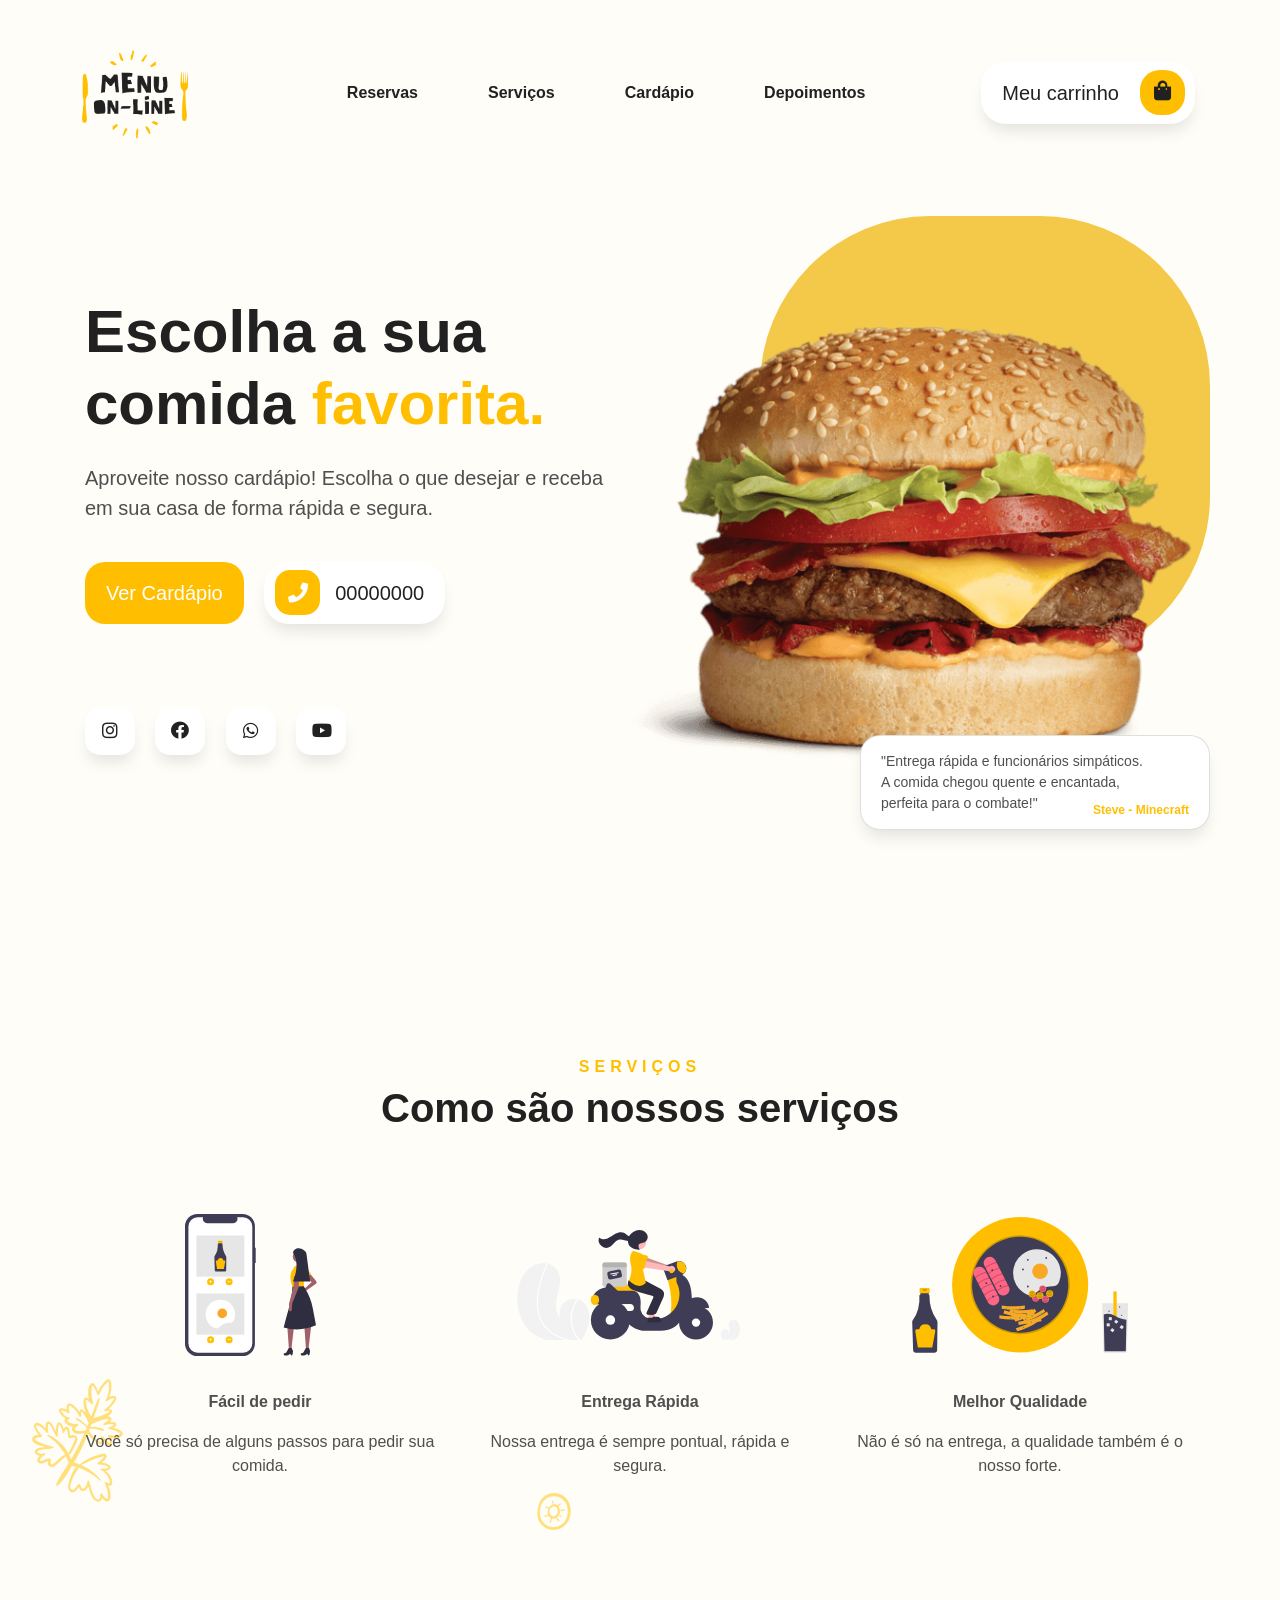
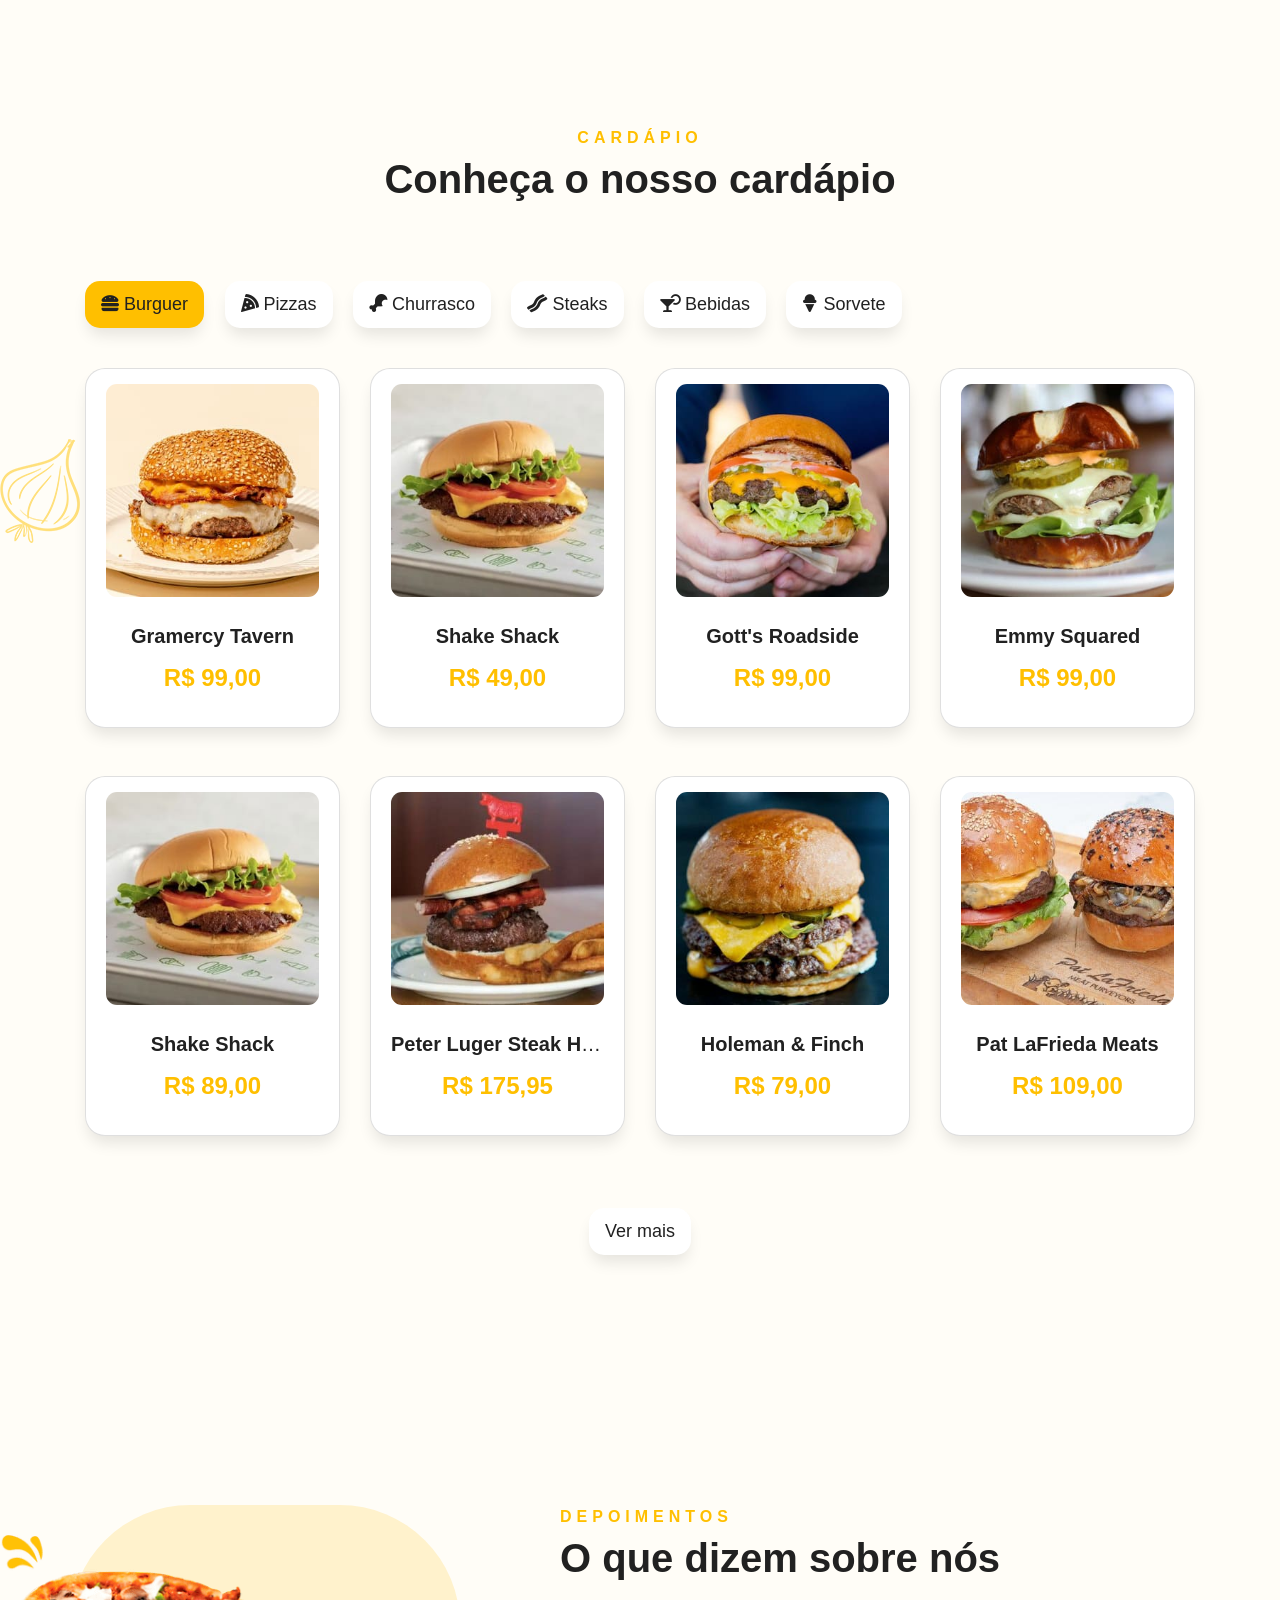
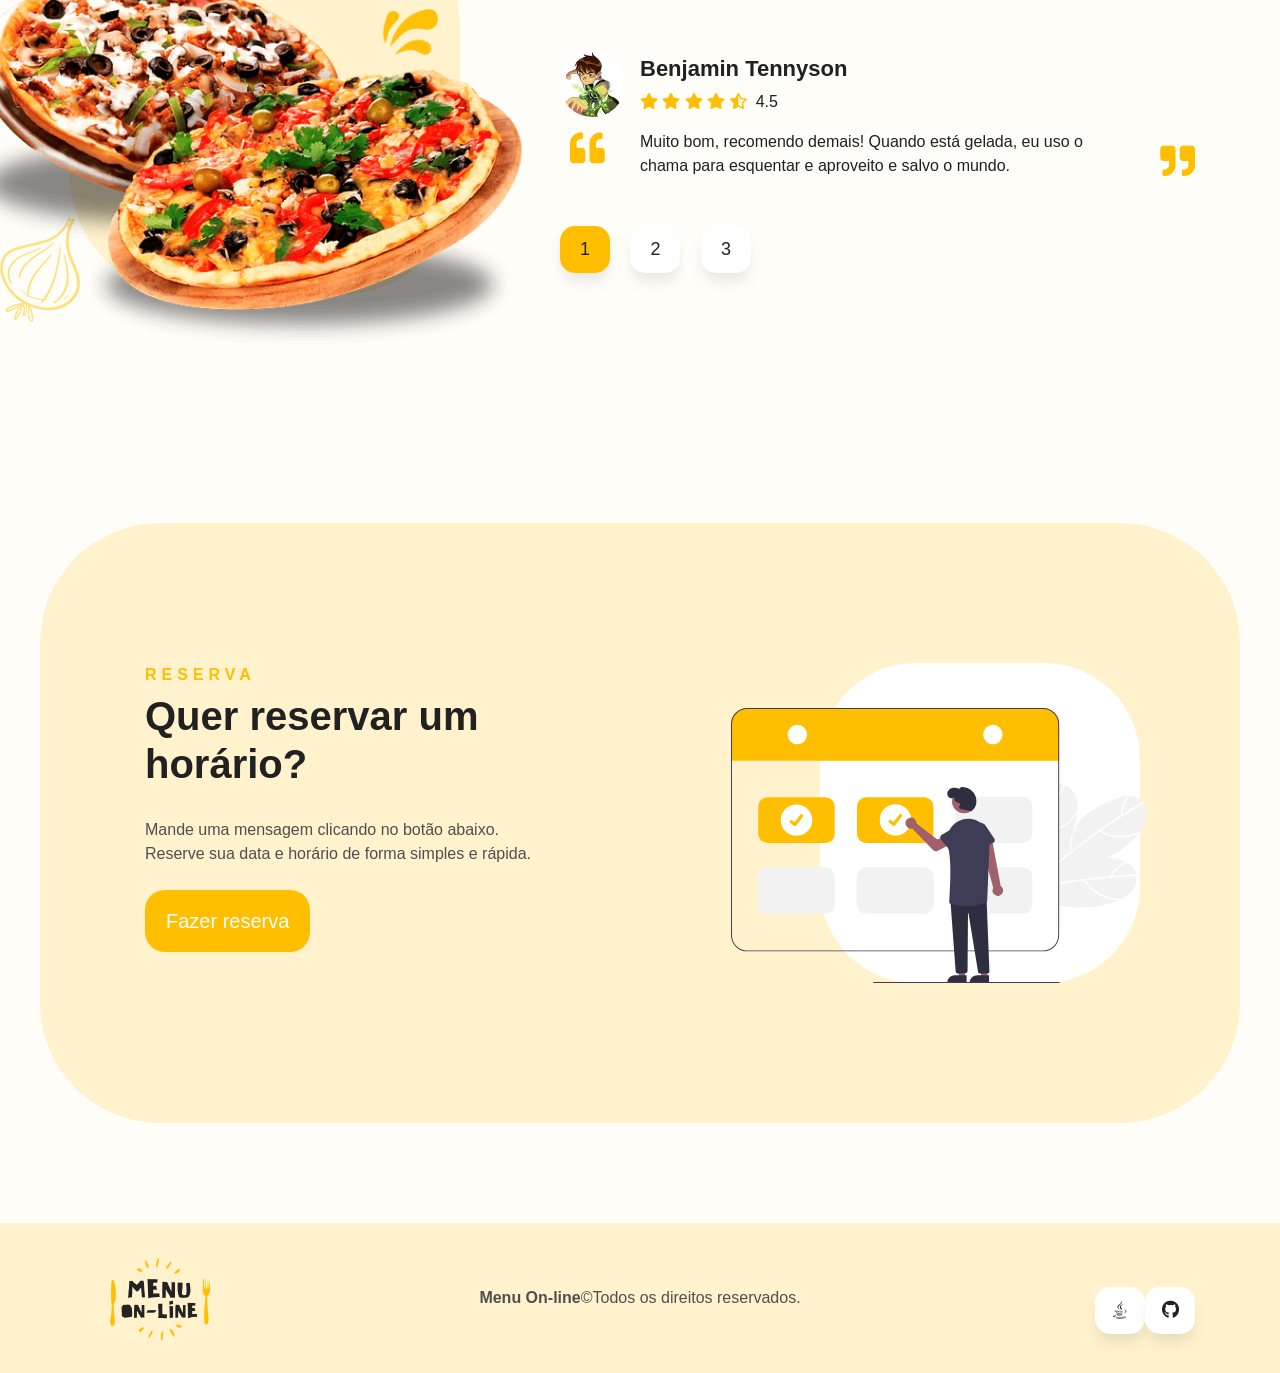
<file: index.html>
<!DOCTYPE html>

<html lang="pt-br">

<head>

    <meta charset="UTF-8" />
    <meta http-equiv="X-UA-Compatible" content="IE=edge">
    <meta name="viewport" content="width=device-width, initial-scale=1.0">

    <title>Restaurante - Bem vindo</title>

    <link rel="icon" href="">

    <link rel="stylesheet" href="./css/bootstrap.min.css">
    <link rel="stylesheet" href="./css/fontawesome.css">
    <link rel="stylesheet" href="./css/main.css">
    <link rel="stylesheet" href="./css/responsivo.css">
    <link rel="stylesheet" href="./css/animate.css">
    <link rel="icon" href="./img/icon.png">

</head>

<body>

    <div class="container-mensagens" id="container-mensagens">

    </div>

    <a class="botao-carrinho animate bounceIn hidden" onclick="cardapio.metodos.abrirCarrinho(true)">

        <div class="badge-total-carrinho">0</div>

        <i class="fas fa-shopping-bag"></i>

    </a>

    <section class="header">

        <div class="container">

            <nav class="navbar navbar-expand-lg pl-0 pr-0 col-one">

                <a class="navbar-brand wow fadeIn" href="#">

                    <img src="./img/logo.png" width="160" class="img-logo" />

                </a>

                <button class="navbar-toggler" type="button" data-toggle="collapse" data-target="#navbarNavDropdown">

                    <span class="navbar-toggler-icon">

                        <i class="fas fa-bars"></i>

                    </span>

                </button>

                <div class="collapse navbar-collapse" id="navbarNavDropdown">

                    <ul class="navbar-nav ml-auto mr-auto wow fadeIn">

                        <li class="nav-item"><a href="#reservas" class="nav-link"><b>Reservas</b></a></li>

                        <li class="nav-item"><a href="#servicos" class="nav-link"><b>Serviços</b></a></li>

                        <li class="nav-item"><a href="#cardapio" class="nav-link"><b>Cardápio</b></a></li>

                        <li class="nav-item"><a href="#depoimentos" class="nav-link"><b>Depoimentos</b></a></li>

                    </ul>

                    <a class="btn btn-white btn-icon wow fadeIn" onclick="cardapio.metodos.abrirCarrinho(true)">

                        Meu carrinho

                        <span class="icon">
                            <div class="container-total-carrinho badge-total-carrinho hidden">0</div>
                            <i class="fas fa-shopping-bag"></i>

                        </span>

                    </a>

                </div>

            </nav>

        </div>

    </section>

    <section class="banner">

        <div class="container">

            <div class="row">

                <div class="col-12 col-lg-6 col-md-6 col-sm-12 col-one">

                    <div class="d-flex text-banner">

                        <h1 class="wow fadeInLeft"><b>Escolha a sua comida <b class="color-primary">favorita.</b></b>
                        </h1>
                        <p class="wow fadeInLeft delay-02s">Aproveite nosso cardápio! Escolha o que desejar e receba em
                            sua casa de forma rápida e
                            segura.</p>

                        <div class="wow fadeIn delay-05s">

                            <a class="btn btn-yellow mt-4 mr-3" href="#cardapio">Ver Cardápio</a>

                            <a class="btn btn-white btn-icon-left mt-4" href="#" id="btnLigar">

                                <span class="icon-left">

                                    <i class="fa fa-phone"></i>

                                </span>

                                4002-8922

                            </a>

                        </div>

                    </div>

                    <a class="btn btn-sm btn-white btn-social mt-4 mr-3 wow fadeIn delay-07s" href="#">

                        <i class="fab fa-instagram"></i>

                    </a>

                    <a class="btn btn-sm btn-white btn-social mt-4 mr-3 wow fadeIn delay-07s" href="#">

                        <i class="fab fa-facebook"></i>

                    </a>

                    <a id="btnWhatsapp-footer" target="_blank" class="btn btn-sm btn-white btn-social mt-4 mr-3 wow fadeIn delay-07s" href="#">

                        <i class="fab fa-whatsapp"></i>

                    </a>

                    <a class="btn btn-sm btn-white btn-social mt-4 wow fadeIn delay-07s" href="#">

                        <i class="fab fa-youtube"></i>

                    </a>

                </div>

                <div class="col-6 no-mobile">

                    <div class="card-banner wow fadeIn delay-03s "></div>

                    <div class="d-flex img-banner wow fadeIn delay-05s">

                        <img src="./img/burguer.png">

                    </div>

                    <div class="card card-case wow fadeInRight delay-02s">

                        "Entrega rápida e funcionários simpáticos.
                        <br>A comida chegou quente e encantada,<br>
                        perfeita para o combate!"

                        <spam class="card-case-name">

                            <b>Steve - Minecraft</b>

                            </span>

                    </div>

                </div>

            </div>

        </div>

    </section>

    <section class="servicos" id="servicos">

        <div class="background-servicos"></div>

        <div class="container">

            <div class="class row">

                <div class="col-12 text-center mb-5 wow fadeIn">

                    <span class="hint-title"><b>Serviços</b></span>

                    <h1 class="title">

                        <b>Como são nossos serviços</b>

                    </h1>

                </div>

                <div class="col-12 col-lg-4 col-md-4 col-sm-12 col-one mb-5 wow fadeInUp">

                    <div class="card-icon text-center">

                        <img src="./img/icone-pedido.svg" width="150" />

                    </div>

                    <div class="car-text text-center mt-3">

                        <p><b>Fácil de pedir</b></p>

                        <span>

                            Você só precisa de alguns passos para pedir sua comida.

                        </span>

                    </div>

                </div>

                <div class="col-12 col-lg-4 col-md-4 col-sm-12 col-one mb-5 wow fadeInUp">

                    <div class="card-icon text-center">

                        <img src="./img/icone-delivery.svg" width="250" />

                    </div>

                    <div class="car-text text-center mt-3">

                        <p><b>Entrega Rápida</b></p>

                        <span>

                            Nossa entrega é sempre pontual, rápida e segura.

                        </span>

                    </div>

                </div>

                <div class="col-12 col-lg-4 col-md-4 col-sm-12 col-one mb-5 wow fadeInUp">

                    <div class="card-icon text-center">

                        <img src="./img/icone-qualidade.svg" width="250" />

                    </div>

                    <div class="car-text text-center mt-3">

                        <p><b>Melhor Qualidade</b></p>

                        <span>

                            Não é só na entrega, a qualidade também é o nosso forte.

                        </span>

                    </div>

                </div>

            </div>

        </div>

    </section>

    <section class="cardapio" id="cardapio">

        <div class="background-cardapio"></div>

        <div class="container">

            <div class="row">

                <div class="col-12 col-one text-center mb-5 wow fadeIn">

                    <span class="hint-title"><b>Cardápio</b></span>

                    <h1 class="title">

                        <b>Conheça o nosso cardápio</b>

                    </h1>

                </div>

                <div class="col-12 col-one container-menu wow fadeInUp">

                    <a id="menu-burgers" class="btn btn-white btn-sm mr-3" onclick='cardapio.metodos.obterItensCardapio("burgers")'>

                        <i class="fas fa-hamburger"></i>&nbsp;Burguer

                    </a>

                    <a id="menu-pizzas" class="btn btn-white btn-sm mr-3" onclick="cardapio.metodos.obterItensCardapio('pizzas')">

                        <i class="fas fa-pizza-slice"></i>&nbsp;Pizzas

                    </a>

                    <a id="menu-churrasco" class="btn btn-white btn-sm mr-3" onclick="cardapio.metodos.obterItensCardapio('churrasco')">

                        <i class="fas fa-drumstick-bite"></i>&nbsp;Churrasco

                    </a>

                    <a id="menu-steaks" class="btn btn-white btn-sm mr-3" onclick="cardapio.metodos.obterItensCardapio('steaks')">

                        <i class="fas fa-bacon"></i>&nbsp;Steaks

                    </a>

                    <a id="menu-bebidas" class="btn btn-white btn-sm mr-3" onclick="cardapio.metodos.obterItensCardapio('bebidas')">

                        <i class="fas fa-cocktail"></i>&nbsp;Bebidas

                    </a>

                    <a id="menu-sobremesas" class="btn btn-white btn-sm mr-3" onclick="cardapio.metodos.obterItensCardapio('sobremesas')">

                        <i class="fas fa-ice-cream"></i>&nbsp;Sorvete

                    </a>

                </div>

                <div class="col-12 col-one">

                    <div class="row" id="itensCardapio">

                    </div>

                    <div class="col-12 col-one text-center mt-4 wow fadeInUp">

                        <a id="btnVerMais" name="btnVerMais" onclick='cardapio.metodos.verMais()' class="btn btn-white btn-sm">Ver mais</a>

                    </div>

                </div>

            </div>

        </div>

    </section>

    <section class="depoimentos" id="depoimentos">

        <div class="background-depoimentos"></div>

        <div class="container">

            <div class="row">

                <div class="col-5 no-mobile text-center">

                    <div class="card-depoimentos wow fadeIn"></div>

                    <div class="d-flex img-banner wow fadeInLeft delay-02s">

                        <img src="./img/pizzas.png" />

                    </div>

                </div>

                <div class="col-12 col-lg-7 col-md-7 col-sm-12 col-one">

                    <span class="hint-title wow fadeIn"><b>Depoimentos</b></span>

                    <h1 class="title wow fadeIn">

                        <b>O que dizem sobre nós</b>

                    </h1>

                    <div class="mb-5">

                        <div class="depoimento wow fadeIn" id="depoimento-1">

                            <div class="container-dados-depoimento">

                                <div class="imagem-depoimento"></div>

                                <div>

                                    <p class="nome-depoimento"><b>Benjamin Tennyson</b></p>

                                    <p class="nota-depoimento">

                                        <i class="fas fa-star"></i>

                                        <i class="fas fa-star"></i>

                                        <i class="fas fa-star"></i>

                                        <i class="fas fa-star"></i>

                                        <i class="fas fa-star-half-alt"></i>&nbsp; <span>4.5</span>
                                    </p>

                                </div>

                            </div>

                            <p class="texto-depoimento">

                                <i class="fas fa-quote-left"></i>

                                <span>

                                    Muito bom, recomendo demais! Quando está gelada,
                                    eu uso o chama para esquentar e aproveito e salvo o mundo.

                                </span>

                                <i class="fas fa-quote-right"></i>

                            </p>

                        </div>


                        <div class="depoimento hidden animated fadeIn delay-01s" id="depoimento-2">

                            <div class="container-dados-depoimento">

                                <div class="imagem-depoimento"></div>

                                <div>

                                    <p class="nome-depoimento"><b>Vergil</b></p>

                                    <p class="nota-depoimento">

                                        <i class="fas fa-star"></i>

                                        <i class="fas fa-star"></i>

                                        <i class="fas fa-star"></i>

                                        <i class="fas fa-star"></i>

                                        <i class="fas fa-star"></i>&nbsp; <span>5.0</span>
                                    </p>

                                </div>

                            </div>

                            <p class="texto-depoimento">

                                <i class="fas fa-quote-left"></i>

                                <span>

                                    Um lache perfeiro para alguém que está reerguendo o temenigru...
                                    tive energia o sufuciente para enfrentar o Dante e o recuperar a
                                    Force Edge de meu pai.

                                </span>

                                <i class="fas fa-quote-right"></i>

                            </p>

                        </div>

                        <div class="depoimento hidden animated fadeIn delay-01s" id="depoimento-3">

                            <div class="container-dados-depoimento">

                                <div class="imagem-depoimento"></div>

                                <div>

                                    <p class="nome-depoimento"><b>Mister P.</b></p>

                                    <p class="nota-depoimento">

                                        <i class="fas fa-star"></i>

                                        <i class="fas fa-star"></i>

                                        <i class="fas fa-star"></i>


                                        <i class="fas fa-star"></i>

                                        <i class="far fa-star"></i>&nbsp; <span>4.0</span>

                                    </p>

                                </div>

                            </div>

                            <p class="texto-depoimento">

                                <i class="fas fa-quote-left"></i>

                                <span>

                                    Nug nug, pir pir noot noot nug pir!! Pir pir mirt nug nug noot pir pir.

                                </span>

                                <i class="fas fa-quote-right"></i>

                            </p>

                        </div>

                    </div>

                    <a id="btnDepoimento-1" class="btn btn-sm btn-white btn-social mr-3 active" onclick="cardapio.metodos.abrirDepoimento(1)">1</a>

                    <a id="btnDepoimento-2" class="btn btn-sm btn-white btn-social mr-3" onclick="cardapio.metodos.abrirDepoimento(2)">2</a>

                    <a id="btnDepoimento-3" class="btn btn-sm btn-white btn-social" onclick="cardapio.metodos.abrirDepoimento(3)">3</a>

                </div>

            </div>

        </div>

    </section>

    <section class="reserva" id="reservas">

        <div class="row">

            <div class="card-reserva wow fadeInUp">

                <div class="row conteudo-reserva">

                    <div class="col-12 col-lg-6 col-md-6 col-sm-12 col-one">

                        <div class="titulo">

                            <span class="hint-title"><b>Reserva</b></span>

                            <h1 class="title">

                                <b>Quer reservar um <br>horário?</b>

                            </h1>

                        </div>

                        <span>

                            Mande uma mensagem clicando no botão abaixo.</br>
                            Reserve sua data e horário de forma simples e rápida.</br>

                        </span>

                        <div class="botao-reserva">

                            <a class="btn btn-yellow mt-4 mr-3 wow fadeIn delay-02s" href="#" id="btnReserva"

                                target="_blank">Fazer reserva</a>

                        </div>

                    </div>

                    <div class="col-6 mr-auto no-mobile">

                        <div class="card-reserva-white">

                            <div class="img-reserva">

                                <img src="./img/icone-reserva.svg" />

                            </div>

                        </div>

                    </div>

                </div>

            </div>

        </div>

    </section>

    <section class="footer">

        <div class="container">

            <div class="row wow fadeIn">

                <div class="col-12 col-lg-3 col-md-3 col-sm-12 col-one container-logo-footer">

                    <img class="logo-footer" src="./img/logo.png">

                </div>

                <div
                    class="col-12 col-lg-6 col-md-6 col-sm-12 col-one container-logo-footer container-texto-footer wow fadeIn">

                    <p class="mb-0">

                        <b>Menu On-line</b>&copy;Todos os direitos reservados.

                    </p>

                </div>


                <div
                    class="col-12 col-lg-3 col-md-3 col-sm-12 col-one container-logo-footer container-redes-footer wow fadeIn">

                    <a class="btn btn-sm btn-white btn-social mt-4 " data-toggle="modal" data-target="#agradecimento"
                        href="#">

                        <i class="fab fa-java"></i>

                    </a>

                    <a class="btn btn-sm btn-white btn-social mt-4" href="https://github.com/Pedro0hh" target="_blank">

                        <i class="fab fa-github"></i>

                    </a>

                </div>

            </div>



        </div>

    </section>

    <div class="modal fade" id="agradecimento" tabindex="-1" role="dialog" aria-labelledby="exampleModalCenterTitle"
        aria-hidden="true">

        <div class="modal-dialog modal-dialog-centered" role="document">

            <div class="modal-content">

                <div class="modal-header">

                    <h5 class="modal-title" id="exampleModalLongTitle">Agradecimentos</h5>

                    <button type="button" class="close" data-dismiss="modal" aria-label="Close">

                        <span aria-hidden="true">&times;</span>

                    </button>

                </div>

                <div class="modal-body">

                    Este site foi feito com muito carinho e dedicação em sala de aula com a ajuda do professor <a
                        href="https://github.com/cleberfeitosa" target="_blank">Cleber Feitosa</a>. Meus agradecimentos
                    pelo conhecimento compartilhado e pelos momentos vividos. Obrigado!
                </div>

                <div class="modal-footer">

                    At.te, Pedro H. - fev, 2025.

                </div>

            </div>
        </div>
    </div>

    <div class="modal-full  hidden" id="modalCarrinho">

        <div class="m-header">

            <div class="container">

                <a class="btn btn-white btn-sm float-right " onclick="cardapio.metodos.abrirCarrinho(false)">Fechar</a>

                <div class="etapas">

                    <div class="etapa etapa1 active">1</div>

                    <div class="etapa etapa2">2</div>

                    <div class="etapa etapa3 ">3</div>

                </div>

                <p class="title-carrinho mt-4">

                    <b id="lblTituloEtapa">Seu carrinho:</b>

                </p>

            </div>

        </div>

        <div class="m-body">

            <div class="container">

                <div id="itensCarrinho" class="row mr-0 ml-0">

                </div>

                <div id="localEntrega" class="row mr-0 ml-0 animate fadeIn hidden">

                    <div id="localEntrega" class="row mr-0 ml-0">

                        <div class="col-12 col-lg-4 col-md-4 col-sm-12">

                            <div class="form-group container-cep">

                                <label>CEP:</label>

                                <input id="txtCEP" type="text" class="form-control" />

                                <a class="btn btn-yellow btn-sm" onclick="cardapio.metodos.buscarCep()">

                                    <i class="fa fa-search"></i>

                                </a>

                            </div>

                        </div>



                        <div class="col-8 no-mobile"></div>

                        <div class="col-12 col-lg-6 col-md-6 col-sm-12">

                            <div class="form-group">

                                <label>Endereço:</label>

                                <input id="txtEndereco" type="text" class="form-control" />

                            </div>

                        </div>

                        <div class="col-12 col-lg-4 col-md-4 col-sm-12">

                            <div class="form-group">

                                <label>Bairro:</label>

                                <input id="txtBairro" type="text" class="form-control" />

                            </div>

                        </div>

                        <div class="col-12 col-lg-2 col-md-2 col-sm-12">

                            <div class="form-group">

                                <label>Número:</label>

                                <input id="txtNumero" type="text" class="form-control" />

                            </div>

                        </div>

                        <div class="col-12 col-lg-6 col-md-6 col-sm-1">

                            <div class="form-group">

                                <label>Cidade:</label>

                                <input id="txtCidade" type="text" class="form-control" />

                            </div>

                        </div>

                        <div class="col-12 col-lg-4 col-md-4 col-sm-12">

                            <div class="form-group">

                                <label>Complemento:</label>

                                <input id="txtComplemento" type="text" class="form-control" />

                            </div>

                        </div>

                        <div class="col-12 col-lg-2 col-md-2 col-sm-12">

                            <div class="form-group">

                                <label>UF:</label>

                                <select class="form-control" id="ddlUf">

                                    <option value="">--</option>

                                    <option value="AC">AC</option>

                                    <option value="AL">AL</option>

                                    <option value="AP">AP</option>

                                    <option value="AM">AM</option>

                                    <option value="BA">BA</option>

                                    <option value="CE">CE</option>

                                    <option value="DF">DF</option>

                                    <option value="ES">ES</option>

                                    <option value="GO">GO</option>

                                    <option value="MA">MA</option>

                                    <option value="MT">MT</option>

                                    <option value="MS">MS</option>

                                    <option value="MG">MG</option>

                                    <option value="PA">PA</option>

                                    <option value="PB">PB</option>

                                    <option value="PR">PR</option>

                                    <option value="PE">PE</option>

                                    <option value="PI">PI</option>

                                    <option value="RJ">RJ</option>

                                    <option value="RN">RN</option>

                                    <option value="RS">RS</option>

                                    <option value="RO">RO</option>

                                    <option value="RR">RR</option>

                                    <option value="SC">SC</option>

                                    <option value="SP">SP</option>

                                    <option value="SE">SE</option>

                                    <option value="TO">TO</option>

                                </select>

                            </div>

                        </div>

                    </div>

                </div>

                <div id="resumoCarrinho" class="row mr-0 ml-0  hidden">

                    <div class="col-12">

                        <p class="title-carrinho mt-4">

                            <b>Itens do Pedido:</b>

                        </p>

                    </div>

                    <div class="col-12">

                        <div class="row" id="listaItensResumo">

                            <!-- <div class="col-12 item-carrinho resumo">

                                <div class="img-produto-resumo">

                                    <img src="./img/cardapio/burguers/burger-au-poivre-kit-4-pack.3ca0e39b02db753304cd185638dad518.jpg">

                                </div>

                                <div class="dados-produto">

                                    <p class="title-produto-resumo">

                                        <b>Nome do Produto</b>

                                    </p>

                                    <p class="price-produto-resumo">

                                        <b>R$ 100,00</b>

                                    </p>

                                </div>

                                <p class="quantidade-produto-resumo">
                                    x <b>3</b>
                                </p>

                            </div> -->



                        </div>

                    </div>

                    <div class="col-12">

                        <p class="title-carrinho mt-4">

                            <b>Local da Entrega:</b>

                        </p>

                    </div>

                    <div class="col-12 item-carrinho resumo">

                        <div class="img-map">

                            <i class="fas fa-map-marked-alt"></i>

                        </div>

                        <div class="dados-produto">

                            <p class="dados-produto">

                                <p class="texto-endereco"><b id="resumoEndereco"></b></p>

                                <p class="cidade-endereco" id="cidadeEndereco"></p>

                            </p>

                        </div>

                    </div>

                </div>

            </div>

        </div>

        <div class="m-footer">

            <div class="container">

                <div class="container-total text-right mb-4 ">

                    <p class="mb-0">

                        <span>Subtotal</span>

                        <span id="lblSubTotal"></span>

                    </p>

                    <p class="mb-0 texto-entrega">

                        <span><i class="fas fa-motorcycle"></i>Entrega:</span>

                        <span id="lblValorEntrega"></span>

                    </p>

                    <p class="mb-0 texto-total"></p>

                    <span><b>Total:</b></span>

                    <span class="valor-total" id="lblValorTotal"><b></b></span>

                </div>

                <a onclick="cardapio.metodos.carregarEndereco()" class="btn btn-yellow float-right" id="btnEtapaPedido">Continuar</a>

                <a onclick="cardapio.metodos.resumoPedido()" class="btn btn-yellow float-right hidden" id="btnEtapaEndereco">Revisar Pedido</a>

                <a class="btn btn-yellow float-right hidden" href="#" id="btnEtapaResumo" target="_blank">Enviar Pedido</a>

                <a onclick="cardapio.metodos.voltarEtapa()" class="btn btn-white float-right mr-3 hidden" id="btnVoltar">Voltar</a>

            </div>

        </div>

    </div>

    <script type="text/javascript" src="./js/jquery-1.12.4.min.js"></script>

    <script type="text/javascript" src="./js/modernizr-3.5.0.min.js"></script>

    <script type="text/javascript" src="./js/bootstrap.min.js"></script>

    <script type="text/javascript" src="./js/popper.min.js"></script>

    <script type="text/javascript" src="./js/dados.js"></script>

    <script type="text/javascript" src="./js/app.js"></script>

    <script type="text/javascript" src="./js/wow.min.js"></script>

    <script>new WOW().init();</script>

</body>

</html>
</file>
<file: css/main.css>
@font-face {
   font-family: 'Poppins-Medium.otf';
   src: url(../fonts/Poppins-Medium.otf);
 }

 @font-face {
   font-family: 'Poppins-Regular.otf';
   src: url(../fonts/Poppins-Regular.otf);
 }
 
 :root {
    --color-backgrownd: #fffdf7;
    --color-black: #212121;
    --color-black-heavy: #000000;
    --color-text: #4f4f4f;
    --color-text-out: #90908e;
    --color-primary: #ffbf00;
    --color-secondary: #fff2cc;
    --color-white: #ffffff;
    --color-red: #e74c3c;
    --color-green: #2ecc3c;
    --color-separate: #cccccc;
 }

 html, body {
   font-family: 'PoppinsRegular', 'Rubik', sans-serif;
   background-color: var(--color-backgrownd);
   color: var(--color-text);
 }


 b{
   font-family: 'PoppinsMedium', 'Rubik', sans-serif;
 }

.color-primary {
   color: var(--color-primary);
}

/* Imoportar, faça o navegador importar o nosso padding */

 .nav-link {
   color: var(--color-black);
   padding-left: 35px !important;
   padding-right: 35px !important;
 }

 .btn-white {
   background-color: var(--color-white);
   color: var(--color-black) !important;
   border-radius: 25px;
   padding: 15px 20px;
   font-size: 20px;
   box-shadow: 0px 10px 15px -3px rgba(0, 0, 0, 0.1);
 }

 .btn-white.active, .btn-white:hover {
  background-color: var(--color-primary);
 }

 .btn-icon {
   padding-right: 75px;
 }

 .btn-icon .icon {
   display: inline-block;
   color: var(--color-black);
   background-color: var(--color-primary);
   width: 45px;
   height: 45px;
   position: absolute;
   right: 10px;
   margin-top: -8px;
   border-radius: 20px;
   text-align: center;
   padding-top: 6px;
 }

 .banner {
   padding-top: 110px;
   padding-bottom: 200px;
 }

 .text-banner {
   flex-direction: column;
   justify-content: center;
   margin-bottom: 60px;
 }

 .text-banner h1 {
   color: var(--color-black);
   font-size: 60px;
 }

 .text-banner p {
   margin-top: 15px;
   margin-bottom: 15px;
   font-size: 20px;
 }

 a.navbar-brand {
   margin-left: -30px;
 }

 .btn-yellow {
   background-color: var(--color-primary);
   color: var(--color-white) !important;
   border-radius: 20px;
   padding: 15px 20px;
   font-size: 20px;
   box-shadow: opx 10px 15px -3px rgba(0, 0, 0, 0.1);
 }

 .btn-icon-left {
   padding-left: 70px;
 }

 .btn-icon-left span.icon-left {
   display: inline-block;
   color: var(--color-white);
   background-color: var(--color-primary);
   width: 45px;
   height: 45px;
   position: absolute;
   margin-left: -60px;
   margin-top: -8px;
   border-radius: 15px;
   text-align: center;
   padding-top: 8px;
 }

 .btn-sm {
   padding: 9px 15px!important;
   border-radius: 15px!important;
   font-size: 18px!important;
 }

 .btn-social {
   width: 50px;
 }

 .card-banner {
  height: 450px;
  width: 450px;
  border-radius: 170px;
  background-color: #f4c949;
  position: absolute;
  right: 0;
  top: -80px;
 }

 .card-depoimento {
  height: 450px;
  width: 450px;
  border-radius: 170px;
  background-color: #f1e4bd;
  position: absolute;
  right: 100 ;
  top: -70px;
 }

 .img-banner img {
  position: absolute;
  width: 570px;
  top: 30px;
  right: 15px;
 }

 .card {
  border-radius: 20px;
  padding: 15px 20px;
  font-size: 20px;
  box-shadow: 0px 10px 15px -3px rgba(0, 0, 0, 0.1)!important;
 }

 .card-case {
  width: 350px;
  font-size: 14px;
  position: absolute;
  right: 0;
  bottom: -75px;
 }

 .card-case-name {
  position: absolute;
  font-size: 12px;
  color: var(--color-primary);
  right: 20px;
  bottom: 10px;
 }

 .servicos {
  padding-top: 100px;
  padding-bottom: 150px;
 }

 .hint-title {
  color: var(--color-primary);
  font-size: 16px;
  text-transform: uppercase;
  letter-spacing: 5px;
 }

 .title {
  color: var(--color-black);
  font-size: 40px;
  margin-top: 5px;
  margin-bottom: 30px;
 }

 .card-icon {
  height: 150px;
  margin: 0 auto;
  margin-bottom: 30px;
  display: flex;
  justify-content: center;
  align-items: center;
 }

 .card-text {
  color: var(--color-text-out);
  font-size: 15px;
  padding: 0px 30px;
 }

 .card-text p {
  font-size: 22px;
  color: var(--color-black);
  margin-bottom: 10px;
 }

 .background-servicos {
  position: absolute;
  left: 0;
  right: 0;
  height: 500px;
  background-image: url(../img/bg-icons-2.png)
 }

 .cardapio {
  padding-top: 50px;
  padding-bottom: 150px;
 }

 .cardapio .background-cardapio {
  position: absolute;
  left: 0;
  right: 0;
  height: 500px;
  background-image: url(../img/bg-icons-1.png);
 }

 .card-item .title-produto {
  color: var(--color-black);
  text-overflow: ellipsis;
  white-space: nowrap;
  overflow: hidden;
  height: 40px;
  margin-bottom: 0px;
 }

 .container-menu {
  margin-bottom: 40px;
 }

 .card-item {
  height: 360px;
 }

 .card-item .img-produto img {
  width: 100%;
  border-radius: 11px;
 }

 .card-item .title-produto {
  color: var(--color-black);
  text-overflow: ellipsis;
  white-space: nowrap;
  overflow: hidden;
  height: 40px;
  margin-top: 0px;
 }

 .card-item .price-produto {
  color: var(--color-primary);
  font-size: 24px;
 }

 .card-item .add-carrinho {
  display: none;
  text-align: center;
  height: 30px;
  justify-content: center;
  align-items: center;
 }

 .btn-menos {
  color: var(--color-black-heavy);
  padding: 5px 7px;
  border: 2px solid var(--color-black-heavy);
  border-top-left-radius: 10px;
  border-bottom-left-radius: 10px;
  font-size: 14px;
  cursor: pointer;
 }

 .btn-mais {
  color: var(--color-black-heavy);
  padding: 5px 7px;
  border: 2px solid var(--color-black-heavy);
  border-top-right-radius: 10px;
  border-bottom-right-radius: 10px;
  font-size: 14px;
  cursor: pointer;
 }

 .btn-numero-itens {
  color: var(--color-black-heavy);
  padding: 2px 15px;
  border-top: 2px solid var(--color-black-heavy);
  border-bottom: 2px solid var(--color-black-heavy);
  font-size: 18px;
 }

 .btn-add {
  border: 2px solid var(--color-black-heavy);
  font-size: 16px;
  padding: 4px 10px;
  border-radius: 10px;
  color: var(--color-white);
  background-color: var(--color-black-heavy);
  margin-left: 15px;
 }

 .card-item:hover {
  background-color: var(--color-primary);
 }

 .card-item:hover .title-produto {
  display: none;
 }

 .card-item:hover .add-carrinho {
  display: flex;
 }

 .card-item:hover .price-produto {
  color: var(--color-black-heavy) !important;
  margin-top: 20px;
 }

 .depoimentos {
  padding-top: 100px;
  padding-bottom: 150px;
 }

 .card-depoimentos {
  height: 390px;
  width: 390px;
  border-radius: 120px;
  background-color: var(--color-secondary);
  position: absolute;
  left: 0;
 }

 .background-depoimentos {
  position: absolute;
  left: 0;
  right: 0;
  height: 500px;
  background-image: url(../img/bg-icons-1.png);
 }

 .diego img{
  border-radius: 45%;
  height: 48px;
  width: 49px;
 }

 .btn-add {
  border: 2px solid var(--color-black-heavy);
  font-size: 16px;
  padding: 4px 10px;
  border-radius: 10px;
  color: var(--color-white);
  background-color: var(--color-black-heavy);
  margin-left: 15px;
}

.card-item:hover {
  background-color: var(--color-primary);
}

.card-item:hover .title-produto{
  display: none;
}

.card-item:hover .price-produto{
  color: var(--color-black-heavy)!important;
  margin-top: 20px;
}

.card-item:hover .add-carrinho{
  display: flex;
}

.depoimentos {
  padding-top: 100px;
  padding-bottom: 150px;
}

.card-depoimentos {
  height: 390px;
  width: 390px;
  border-radius: 120px;
  background-color: var(--color-secondary);
  position: absolute;
  left: 0;
}

.background-depoimentos {
  position: absolute;
  left: 0;
  right: 0;
  height: 500px;
  background-image: url(../img/bg-icons-1.png);
}

.container-dados-depoimento {
  display: flex;
}

.depoimento {
  margin-top: 70px;
}

.imagem-depoimento {
  width: 65px;
  height: 65px;
  background-color: var(--color-white);
  border-radius: 50px;
  background-repeat: no-repeat;
  background-position: center;
  margin-right: 15px;
}

#depoimento-1 .imagem-depoimento {
  background-image: url(../img/Ben_10.png);
  background-size: cover;
}

#depoimento-2 .imagem-depoimento {
  background-image: url(../img/vergil.jpg);
  background-size: cover;
}

#depoimento-3 .imagem-depoimento {
  background-image: url(../img/Mister_p.png);
  background-size: cover;
}

.nome-depoimento {
  color: var(--color-black);
  font-size: 22px;
  margin-bottom: 5px;
}

.nota-depoimento {
  color: var(--color-primary);
}

.nota-depoimento span {
  color: var(--color-black);
}

.texto-depoimento {
  display: flex;
  font-size: 16px;
  color: var(--color-black);
}

.texto-depoimento i {
  font-size: 35px;
  color: var(--color-primary);
}

.texto-depoimento i:first-child {
  padding-left: 10px;
  padding-right: 35px;
}

.texto-depoimento i:last-child {
  padding-left: 45px;
  display: flex;
  justify-content: center;
  align-items: end;
}

.hidden{
  display: none !important;
}

.reserva{
  margin-top: 100px;
  margin-bottom: 100px;
}

.card-reserva{
  height: 600px;
  width: 1200px;
  border-radius: 120px;
  background-color:  var(--color-secondary);
  display: block;
  margin-left: auto;
  margin-right: auto;
}

.card-reserva-white{
  height: 320px;
  width: 320px;
  border-radius: 30%;
  background-color: var(--color-white);
  margin-left: auto;
  margin-right: 35%;
}

.conteudo-reserva{
  position: relative;
  top: 50%;
  left: 60%;
  transform: translate(-50%, -50%);
}

.img-reserva img{
  width: 130%;
  margin-top: 14%;
  margin-bottom: 20%;
  position: relative;
  left: -28%;
}

/* footer */
/* .footer .container{
  padding-top: 160px;
  align-content: space-between;
  margin-top: 50px;
  margin-bottom: auto;
} */

.footer{
  background-color: var(--color-secondary);
}

.logo-footer{
  width: 150px;
}

.container-logo-footer, .container-texto-footer, .container-redes-footer{
  display: flex;
  align-items: center;
}

.container-logo-footer{
  justify-content: start;
}

.container-texto-footer{
  justify-content: center;
}

.container-redes-footer{
  justify-content: end;
}

.modal-full {
  position: fixed;
  top: 0;
  bottom: 0;
  left: 0;
  right: 0;
  padding: 50px;
  background: var(--color-white);
  z-index: 9990;
  overflow-x: hidden;
  overflow-y: auto;
  display: flex;
  flex-direction: column;
}

.m-header {
  padding-bottom: 20px;
}

.m-body {
  flex: 1;
  overflow: auto;
  overflow-x: hidden;
}

.etapas {
  display: flex;
}
  
.etapa {
  width: 35px;
  height: 35px;
  background-color: var(--color-white);
  border-radius: 50px;
  box-shadow: 0px 10px 15px -3px rgba(0,0,0,0.1);
  color: var(--color-black);
  display: flex;
  justify-content: center;
  align-items: center;
  margin-right: 20px;
}

.etapa::before {
  content: '';
  width: 20px;
  background-color: var(--color-separate);
  position: absolute;
  height: 2px;
  margin-left: 55px;
}

.etapa:last-child::before {
  content: none;
}

.etapa.active, .etapa.active::before  {
  background-color: var(--color-primary);
}

.title-carrinho {
  font-size: 20px;
  color: var(--color-black);
}

.modal-full .item-carrinho {
  display: flex;
  justify-content: center;
  align-items: center;
  padding-top: 20px;
  padding-bottom: 20px;
  border-bottom: 1px solid var(--color-separate);
}
  
.modal-full .item-carrinho:last-child {
  border-bottom: none;
}
  
.modal-full .img-produto img {
  width: 100px;
  border-radius: 11px;
}
  
.modal-full .title-produto {
  color: var(--color-black);
  font-size: 20px;
  text-overflow: ellipsis;
  white-space: nowrap;
  overflow: hidden;
  margin-bottom: 0;
}

.modal-full .price-produto {
  color: var(--color-primary);
  font-size: 24px;
  margin-bottom: 0;
}
  
.modal-full .dados-produto {
  flex: 1;
  padding-left: 25px;
  padding-right: 25px;
}
  
.modal-full .add-carrinho {
  display: flex;
  text-align: center;
  height: 30px;
  justify-content: center;
  align-items: center;
}
  
.btn-remove {
  border: 2px solid var(--color-red);
  font-size: 16px;
  padding: 4px 10px;
  border-radius: 10px;
  color: var(--color-white);
  background-color: var(--color-red);
  margin-left: 15px;
}

.container-total {
  padding-top: 20px;
  border-top: 1px solid var(--color-separate);
}

.container-total .texto-entrega {
  color: var(--color-separate);
}

.container-total .texto-total {
  color: var(--color-black);
  font-size: 20px;
  margin-top: 10px;
}

.container-total .valor-total {
  color: var(--color-primary);
  font-size: 24px;
}

.m-body::-webkit-scrollbar {
  width: 6px;
  background: transparent;
}
  
  .m-body::-webkit-scrollbar-thumb {
  background: var(--color-white);
}
  
  .m-body::-webkit-scrollbar-track {
  background: transparent;
}

 .form-control{
  background-color: var(--color-white);
  color: var(--color-black)!important;
  border-radius:20px;
  padding: 15px 25px;
  font-size: 20px;
  box-shadow:0px 10px 15px -3px rgba(0,0,0,0.1) !important;
  border: none !important;
}

 select.form-control{
  height: 60px!important;
}

 .container-cep .form-control{
  padding-right: 75px;
}

 .container-cep .btn{
  position: absolute;
  right: 25px;
  top: 38px;
}

 .img-produto-resumo img {
  width: 50px;
  border-radius: 11px;
 }

 .item-carrinho .resumo {
  padding-top: 10px;
  padding-bottom: 10px;
 }

 .title-produto-resumo {
  color: var(--color-black);
  font-size: 18px;
  text-overflow: ellipsis;
  white-space: nowrap;
  overflow: hidden;
  margin-bottom: 0;
 }

 .price-produto-resumo {
  color: var(--color-primary);
  font-size: 16px;
  margin-bottom: 0;
 }
 
 .quantidade-produto-resumo {
  color: var(--color-black);
  font-size: 20px;
  margin-bottom: 0;
 }

 .img-map {
  width: 50px;
  height: 50px;
  background-color: var(--color-secondary);
  color: var(--color-black);
  font-size: 22px;
  display: flex;
  justify-content: center;
  align-items: center;
  border-radius: 11px;
 }

 .texto-endereco {
  margin-bottom: 0;
  color: var(--color-black);
 }

 .cidade-endereco {
  margin-bottom: 0;
 }

 .badge-total-carrinho {
  width: 25px;
  height: 25px;
  position: absolute;
  background-color: var(--color-secondary);
  border-radius: 50px;
  right: -5px;
  top: -5px;
  font-size: 14px;
  font-weight: bold;
  display: flex;
  justify-content: center;
  align-items: center;
 }

 .botao-carrinho{
  position: fixed;
  right: 30px;
  bottom: 50px;
  height: 50px;
  width: 50px;
  background-color: var(--color-primary);
  display: flex;
  justify-content: center;
  align-items: center;
  font-size: 20px;
  box-shadow: 0px 10px 15px -3px rgba(0,0,0,0.1);
  color: var(--color-black-heavy)!important;
  border-radius: 50px;
  cursor: pointer;
  z-index: 1;
 }

 .container-mensagens {
  position: fixed;
  right: 20px;
  top: 20px;
  z-index: 9999;
  }

  .toast {
    color: var(--color-white);
    padding: 10px 25px;
    font-size: 18px;
    border-radius: 15px;
    margin-bottom: 10px;
  }

  .toast.red {
    background-color: var(--color-red);
  }

  .toast.green {
    background-color: var(--color-green);
  }

  .carrinho-vazio {
    margin: 0 auto;
    text-align: center;
    margin-top: 50px;
}

.carrinho-vazio i {
    width: 50px;
    height: 50px;
    background-color: var(--color-secondary);
    color: var(--color-primary);
    display: flex;
    justify-content: center;
    align-items: center;
    margin: 0 auto;
    border-radius: 50px;
    margin-bottom: 10px;
}
</file>
<file: css/responsivo.css>
/* Desktop (col-lg) 992px+ */
@media (min-width: 992px) {

}

/* Desktop e Tablets (col-md) 768px a 991px */
@media (min-width: 768px) and (max-width: 991px) {

}

/* Tablets (col-sm) 576px a 767px */
@media (min-width: 576px) and (max-width: 767px) {

}

/* Tablets e Celulares (col) 0px a 767px */
@media (max-width: 767px) {

    .no-mobile {
        display: none!important;
    }

    .col-one {
        padding-left: 35px!important;
        padding-right: 35px!important;
    }

    .navbar-toggler-icon {
        padding-top: 5px;
    }

    .navbar-collapse {
        background-color: var(--color-secondary);
        padding: 20px;
        text-align: center;
        border-radius: 40px;
    }

    .navbar-collapse .btn-white {
        margin-top: 20px;
    }

    .navbar-collapse .btn-icon {
        padding-right: 20px;
    }

    .navbar-collapse .btn-icon span.icon {
        display: none;
    }

    .banner {
        padding-top: 50px;
        padding-bottom: 50px;
    }

    .text-banner h1 {
        font-size: 36px;
    }

    .text-banner p {
        font-size: 18px;
    }

    .btn-yellow, .btn-white {
        padding: 13px 23px;
        font-size: 18px;
    }

    .btn-icon-left span.icon-left {
        width: 43px;
        height: 43px;
        margin-left: -56px;
    }

    .btn-icon-left {
        padding-left: 63px!important;
    }

    .title {
        font-size: 30px;
    }

    .servicos {
        padding-bottom: 50px;
    }

    .cardapio {
        padding-bottom: 50px;
    }

    .container-menu {
        overflow-x: auto;
        overflow-y: hidden;
        display: flex;
        padding-bottom: 15px;
    }

    .img-produto {
        position: absolute;
        left: 15px
    }

    .card-item {
        height: 110px;
        padding-left: 110px;
        justify-content: center;
        align-items: start;
    }

    .card-item .img-produto img {
        width: 80px;
    }

    .title-produto {
        margin-top: 0px!important;
        height: 30px!important;
        width: 100%;
        text-align: left!important;
    }

    .price-produto {
        margin-bottom: 0px!important;
        margin-top: 0px!important;
        font-size: 22px!important;
    }

    .card-item .add-carrinho {
        margin-top: 5px;
    }

    #itensCardapio .mb-5 {
        margin-bottom: 15px!important;
    }

    .depoimentos {
        padding-bottom: 50px;
    }

    .reserva {
        padding-bottom: 50px;
    }

    .card-secondary {
        padding: 45px;
        border-radius: 50px;
    }

    .container-logo-footer {
        justify-content: center;
    }

    .container-texto-footer p {
        text-align: center;
    }

    .container-redes-footer {
        margin-top: 40px;
        margin-bottom: 50px;
        justify-content: center;
    }

    .modal-full {
        padding: 40px;
    }

    .modal-full .item-carrinho {
        padding-left: 0;
        padding-right: 0;
    }

    .modal-full .img-produto {
        position: relative;
        left: 0;
    }

    .modal-full .img-produto img {
        width: 50px;
    }

    .modal-full .dados-produto {
        padding-left: 15px;
        padding-right: 15px;
        display: grid;
    }

    .modal-full .title-produto, .modal-full .price-produto {
        font-size: 16px!important;
    }

    .modal-full .add-numero-itens {
        padding: 2px 10px;
    }

    .modal-full .form-control {
        font-size: 16px;
    }

}
</file>
